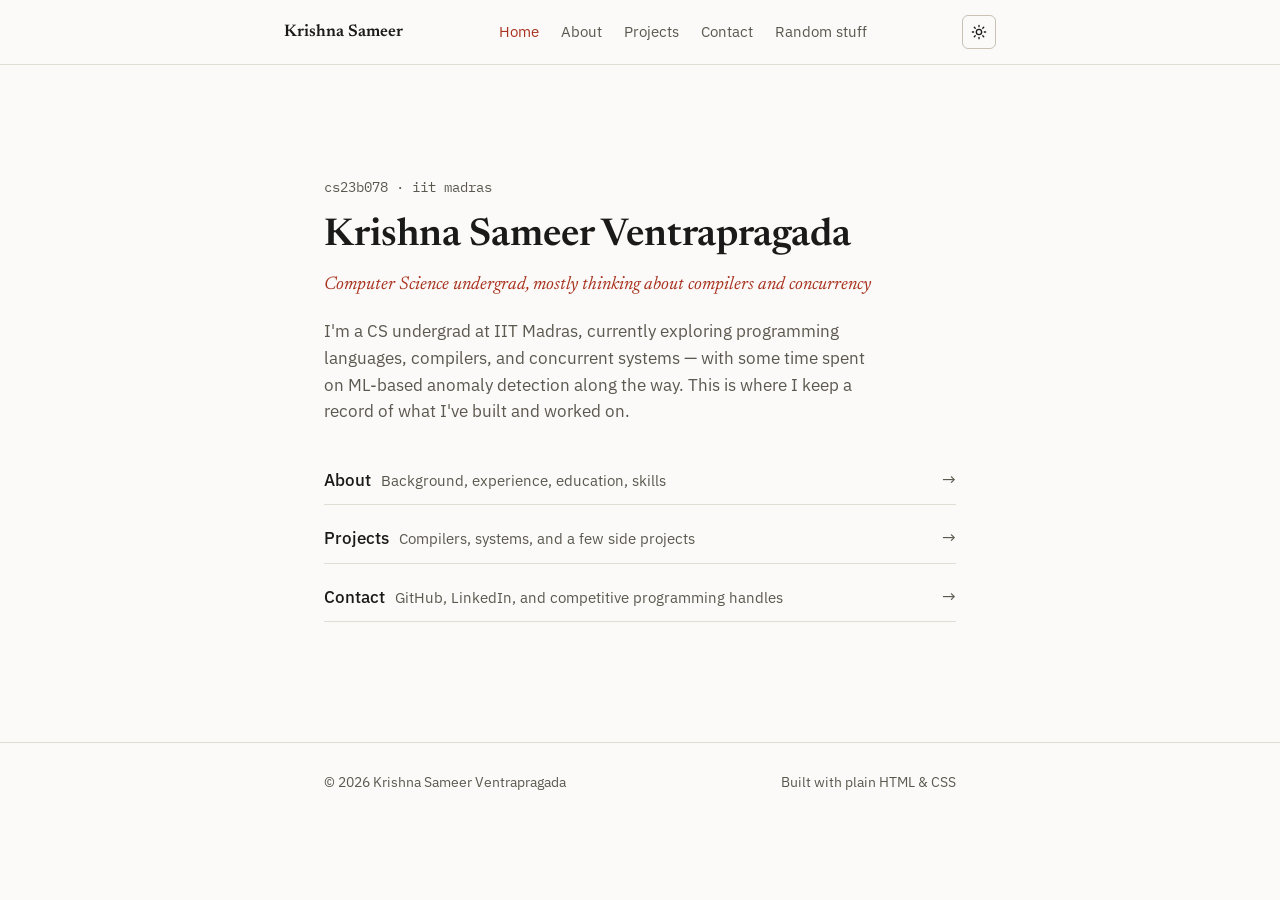
<file: index.html>
<!DOCTYPE html>
<html lang="en">
<head>
<meta charset="UTF-8">
<meta name="viewport" content="width=device-width, initial-scale=1.0">
<title>Krishna Sameer Ventrapragada</title>
<meta name="description" content="Krishna Sameer Ventrapragada — CS undergrad at IIT Madras. Compilers, concurrency, and programming languages.">
<script>
  (function () {
    try {
      var t = localStorage.getItem("theme");
      if (t) document.documentElement.setAttribute("data-theme", t);
    } catch (e) {}
  })();
</script>
<link rel="stylesheet" href="styles.css">
</head>
<body>

<nav class="topnav">
  <div class="wrap">
    <a href="index.html" class="brand">Krishna Sameer</a>
    <ul class="navlinks">
      <li><a href="index.html">Home</a></li>
      <li><a href="about.html">About</a></li>
      <li><a href="projects.html">Projects</a></li>
      <!-- <li><a href="resume.html">Resume</a></li> -->
      <li><a href="contact.html">Contact</a></li>
      <li><a href="random/">Random stuff</a></li>
    </ul>
    <div class="nav-right">
      <button id="theme-toggle" aria-label="Toggle dark mode">
        <svg class="icon-sun" viewBox="0 0 24 24" fill="none" stroke="currentColor" stroke-width="2" stroke-linecap="round"><circle cx="12" cy="12" r="4"/><path d="M12 2v2M12 20v2M4.93 4.93l1.41 1.41M17.66 17.66l1.41 1.41M2 12h2M20 12h2M4.93 19.07l1.41-1.41M17.66 6.34l1.41-1.41"/></svg>
        <svg class="icon-moon" viewBox="0 0 24 24" fill="none" stroke="currentColor" stroke-width="2" stroke-linecap="round" stroke-linejoin="round"><path d="M21 12.79A9 9 0 1 1 11.21 3 7 7 0 0 0 21 12.79z"/></svg>
      </button>
    </div>
  </div>
</nav>

<main>
  <div class="wrap">
    <section class="hero">
      <div class="kicker">cs23b078 · iit madras</div>
      <h1>Krishna Sameer Ventrapragada</h1>
      <p class="role">Computer Science undergrad, mostly thinking about compilers and concurrency</p>
      <p class="lede">
        I'm a CS undergrad at IIT Madras, currently exploring programming languages,
        compilers, and concurrent systems — with some time spent on ML-based anomaly
        detection along the way. This is where I keep a record of what I've built and
        worked on.
      </p>

      <div class="quicklinks">
        <a href="about.html">
          <span class="qtitle">About</span>
          <span class="qdesc">Background, experience, education, skills</span>
        </a>
        <a href="projects.html">
          <span class="qtitle">Projects</span>
          <span class="qdesc">Compilers, systems, and a few side projects</span>
        </a>
        <!-- <a href="resume.html">
          <span class="qtitle">Resume</span>
          <span class="qdesc">Full resume, viewable and printable</span>
        </a> -->
        <a href="contact.html">
          <span class="qtitle">Contact</span>
          <span class="qdesc">GitHub, LinkedIn, and competitive programming handles</span>
        </a>
      </div>
    </section>
  </div>
</main>

<footer>
  <div class="wrap">
    <span>© 2026 Krishna Sameer Ventrapragada</span>
    <span>Built with plain HTML &amp; CSS</span>
  </div>
</footer>

<script src="scripts.js"></script>
</body>
</html>
</file>
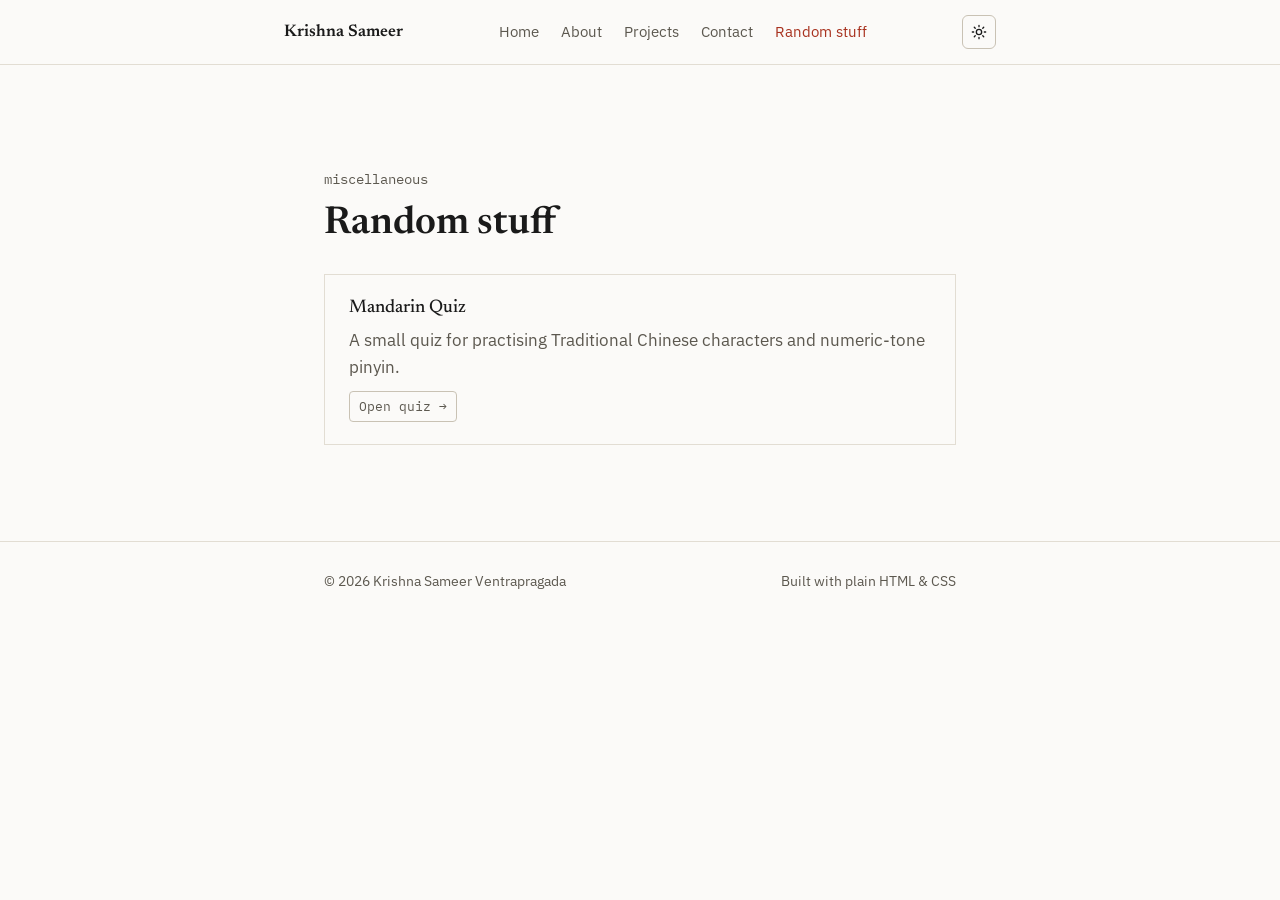
<file: random/index.html>
<!DOCTYPE html>
<html lang="en">
<head>
<meta charset="UTF-8">
<meta name="viewport" content="width=device-width, initial-scale=1.0">
<title>Random stuff · Krishna Sameer</title>
<script>
(function () {
  try {
    var t = localStorage.getItem("theme");
    if (t) document.documentElement.setAttribute("data-theme", t);
  } catch (e) {}
})();
</script>
<link rel="stylesheet" href="../styles.css">
</head>
<body>
<nav class="topnav">
  <div class="wrap">
    <a href="../index.html" class="brand">Krishna Sameer</a>
    <ul class="navlinks">
      <li><a href="../index.html">Home</a></li>
      <li><a href="../about.html">About</a></li>
      <li><a href="../projects.html">Projects</a></li>
      <!-- <li><a href="../resume.html">Resume</a></li> -->
      <li><a href="../contact.html">Contact</a></li>
      <li><a href="index.html" aria-current="page">Random stuff</a></li>
    </ul>
    <div class="nav-right">
      <button id="theme-toggle" aria-label="Toggle dark mode">
        <svg class="icon-sun" viewBox="0 0 24 24" fill="none" stroke="currentColor" stroke-width="2" stroke-linecap="round"><circle cx="12" cy="12" r="4"/><path d="M12 2v2M12 20v2M4.93 4.93l1.41 1.41M17.66 17.66l1.41 1.41M2 12h2M20 12h2M4.93 19.07l1.41-1.41M17.66 6.34l1.41-1.41"/></svg>
        <svg class="icon-moon" viewBox="0 0 24 24" fill="none" stroke="currentColor" stroke-width="2" stroke-linecap="round" stroke-linejoin="round"><path d="M21 12.79A9 9 0 1 1 11.21 3 7 7 0 0 0 21 12.79z"/></svg>
      </button>
    </div>
  </div>
</nav>
<main>
  <div class="wrap">
    <section class="page-title">
      <div class="kicker">miscellaneous</div>
      <h1>Random stuff</h1>
    </section>
    <div class="project">
      <h3>Mandarin Quiz</h3>
      <p>A small quiz for practising Traditional Chinese characters and numeric-tone pinyin.</p>
      <a class="project-link" href="mandarin-quiz/">Open quiz →</a>
    </div>
  </div>
</main>
<footer>
  <div class="wrap">
    <span>© 2026 Krishna Sameer Ventrapragada</span>
    <span>Built with plain HTML &amp; CSS</span>
  </div>
</footer>
<script src="../scripts.js"></script>
</body>
</html>
</file>
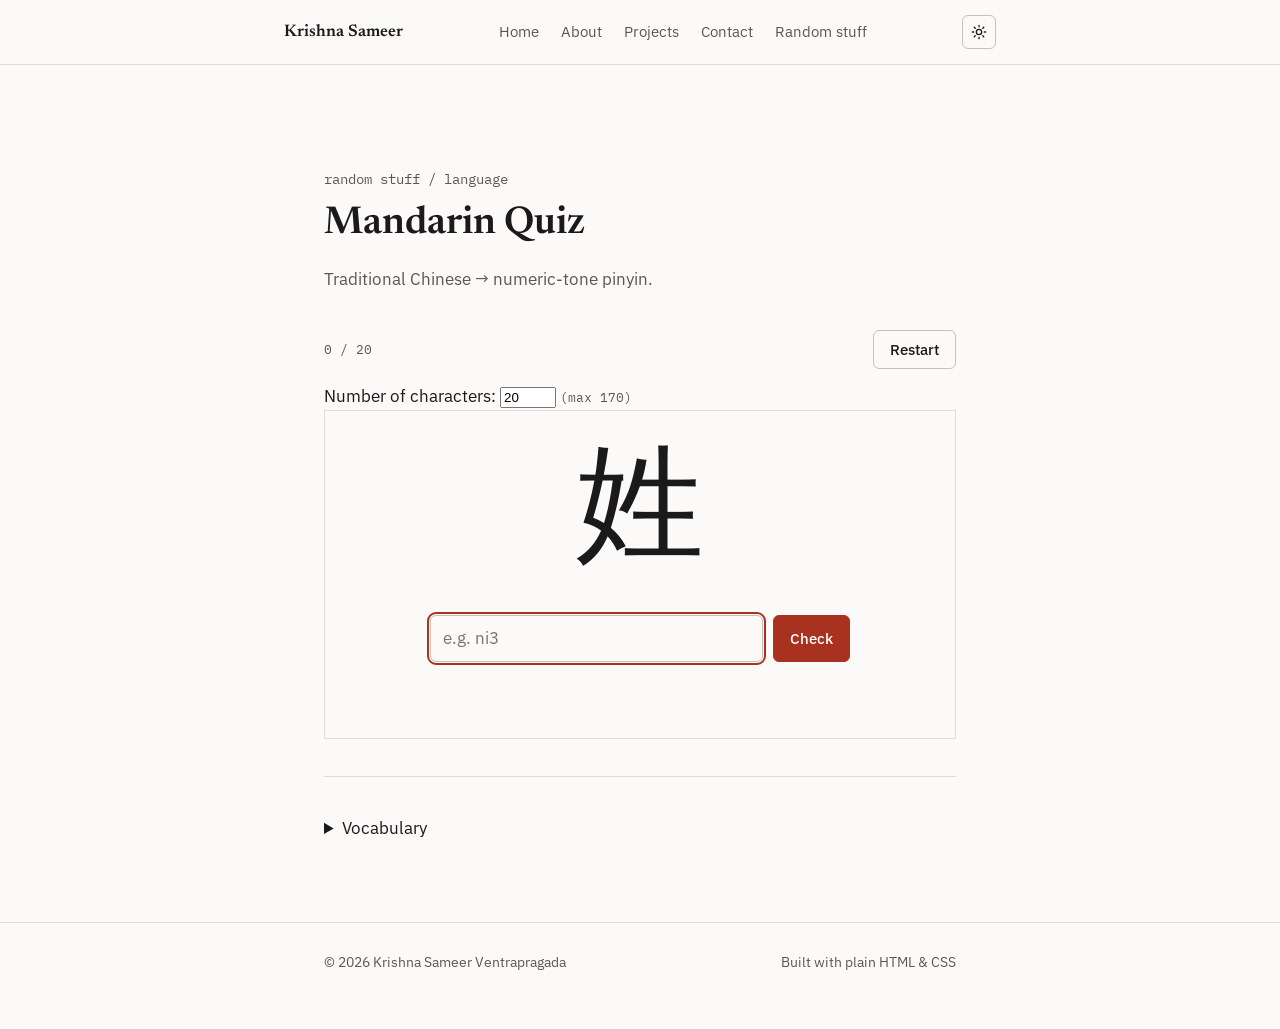
<file: random/mandarin-quiz/index.html>
<!DOCTYPE html>
<html lang="en">
<head>
<meta charset="UTF-8">
<meta name="viewport" content="width=device-width, initial-scale=1.0">
<title>Mandarin Quiz · Krishna Sameer</title>
<script>
(function () {
  try {
    var t = localStorage.getItem("theme");
    if (t) document.documentElement.setAttribute("data-theme", t);
  } catch (e) {}
})();
</script>
<link rel="stylesheet" href="../../styles.css">
<link rel="stylesheet" href="quiz.css?v=3">
</head>
<body>
<nav class="topnav">
  <div class="wrap">
    <a href="../../index.html" class="brand">Krishna Sameer</a>
    <ul class="navlinks">
      <li><a href="../../index.html">Home</a></li>
      <li><a href="../../about.html">About</a></li>
      <li><a href="../../projects.html">Projects</a></li>
      <!-- <li><a href="../../resume.html">Resume</a></li> -->
      <li><a href="../../contact.html">Contact</a></li>
      <li><a href="../index.html">Random stuff</a></li>
    </ul>
    <div class="nav-right">
      <button id="theme-toggle" aria-label="Toggle dark mode">
        <svg class="icon-sun" viewBox="0 0 24 24" fill="none" stroke="currentColor" stroke-width="2" stroke-linecap="round">
          <circle cx="12" cy="12" r="4"/>
          <path d="M12 2v2M12 20v2M4.93 4.93l1.41 1.41M17.66 17.66l1.41 1.41M2 12h2M20 12h2M4.93 19.07l1.41-1.41M17.66 6.34l1.41-1.41"/>
        </svg>
        <svg class="icon-moon" viewBox="0 0 24 24" fill="none" stroke="currentColor" stroke-width="2" stroke-linecap="round" stroke-linejoin="round">
          <path d="M21 12.79A9 9 0 1 1 11.21 3 7 7 0 0 0 21 12.79z"/>
        </svg>
      </button>
    </div>
  </div>
</nav>

<main>
  <div class="wrap">
    <section class="page-title">
      <div class="kicker">random stuff / language</div>
      <h1>Mandarin Quiz</h1>
      <p class="lede">Traditional Chinese → numeric-tone pinyin.</p>
    </section>

    <section id="quiz-section" class="quiz-section">
      <div class="quiz-topline">
        <span id="progress">0 / 0</span>
        <button id="restart-btn" class="btn" type="button">Restart</button>
      </div>
      <div class="quiz-settings">
        <label for="quiz-count">Number of characters:</label>
        <input id="quiz-count" type="number" min="1" value="20">
        <span id="quiz-max" class="count"></span>
      </div>

      <div id="quiz-card" class="quiz-card">
        <div id="character" class="quiz-character">你</div>
        <form id="answer-form" autocomplete="off">
          <label for="answer" class="sr-only">Pinyin</label>
          <input id="answer" class="answer-input" type="text"
                 placeholder="e.g. ni3" spellcheck="false"
                 autocapitalize="off" autocomplete="off">
          <button class="btn btn-primary" type="submit">Check</button>
        </form>
        <div id="feedback" class="feedback" aria-live="polite"></div>
      </div>

      <div id="finished" class="finished" hidden>
        <h2>Finished</h2>
        <p id="score"></p>
        <div id="missed" class="missed" hidden>
          <h3>Missed</h3>
          <div id="missed-list" class="vocab-list"></div>
        </div>
        <button id="again-btn" class="btn btn-primary" type="button">Quiz again</button>
      </div>
    </section>

    <hr class="divider">

    <details class="vocab-section">
      <summary>Vocabulary</summary>

      <section class="vocab-section">
      <div class="section-heading">
        <div>
          <!-- <div class="kicker">vocabulary</div> -->
          <h2>Vocabulary</h2>
        </div>
        <span id="vocab-count" class="count"></span>
      </div>

      <!-- <form id="add-form" class="vocab-form" autocomplete="off">
        <input id="new-character" type="text" maxlength="2"
               placeholder="Character" required>
        <input id="new-pinyin" type="text" placeholder="Pinyin, e.g. ni3"
               spellcheck="false" required>
        <button class="btn btn-primary" type="submit">Add</button>
      </form> -->

      <p class="help">Quiz progress is not saved.</p>

      <div id="vocab-list" class="vocab-list"></div>
    </section>

    </details>
    
  </div>
</main>

<footer>
  <div class="wrap">
    <span>© 2026 Krishna Sameer Ventrapragada</span>
    <span>Built with plain HTML &amp; CSS</span>
  </div>
</footer>

<script src="../../scripts.js"></script>
<script src="quiz.js?v=3"></script>
</body>
</html>
</file>
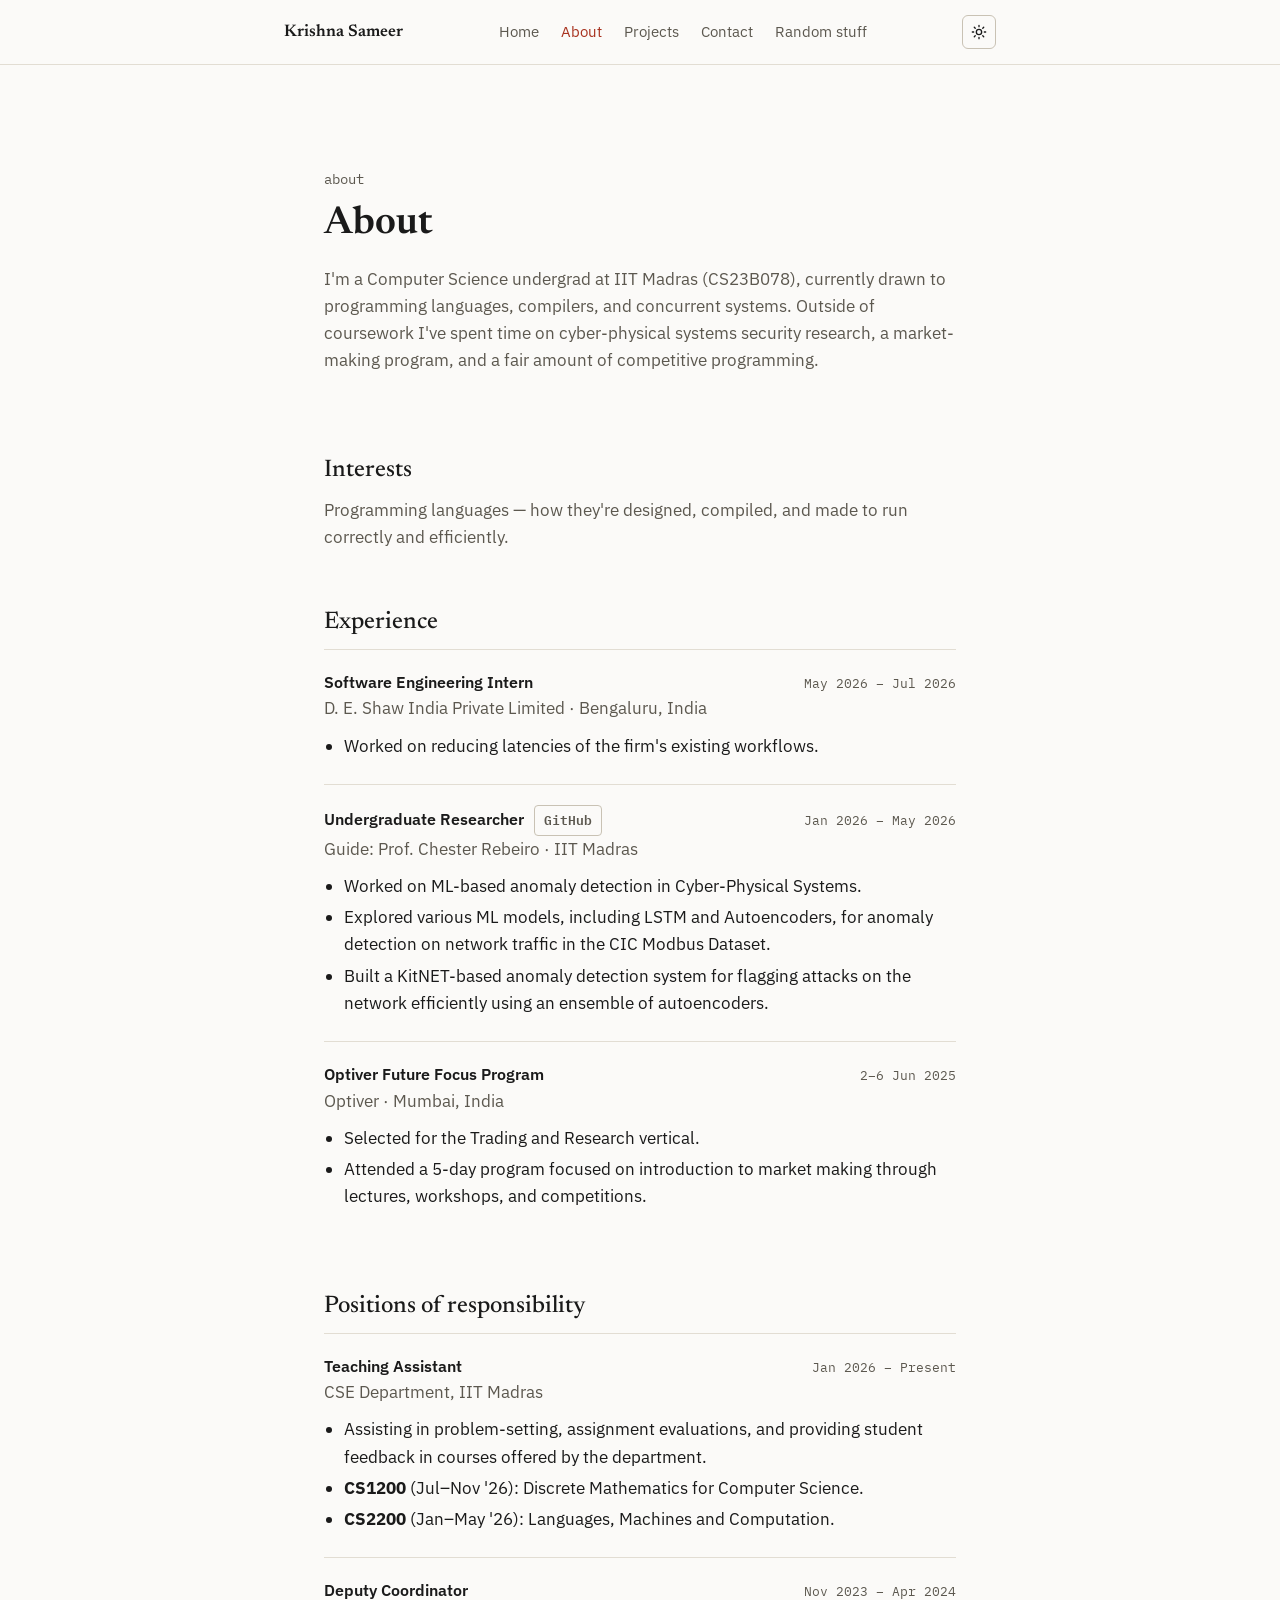
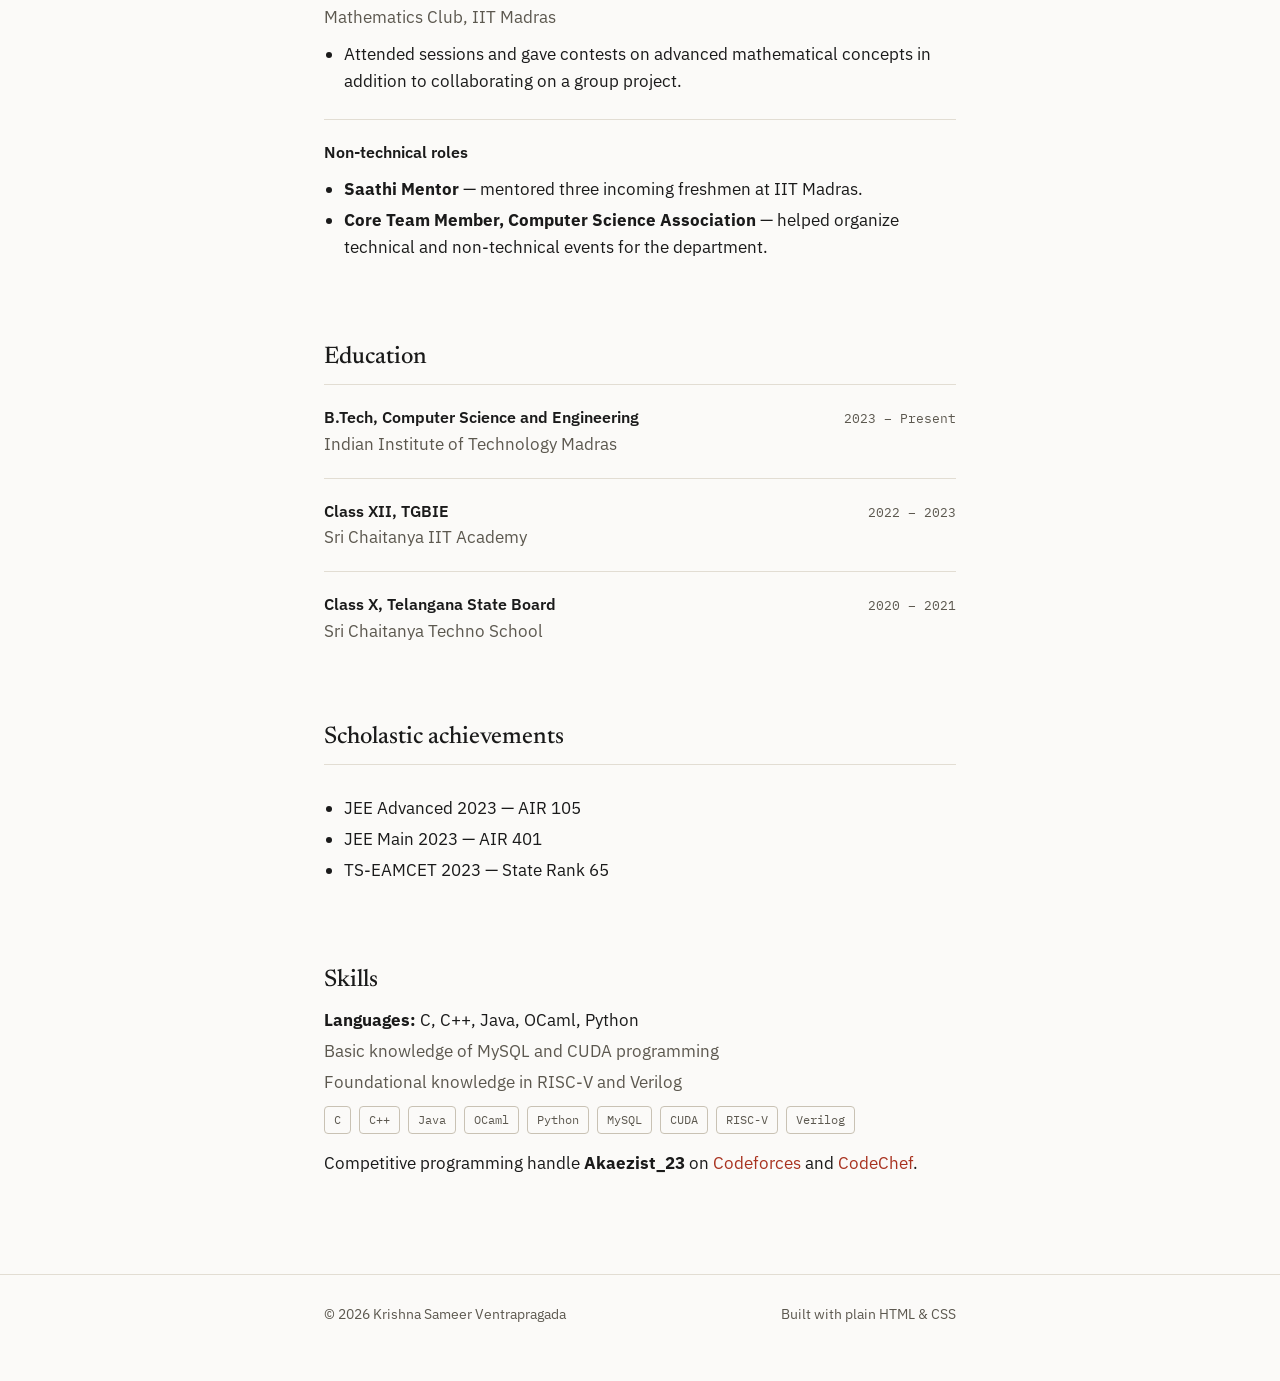
<file: about.html>
<!DOCTYPE html>
<html lang="en">
<head>
<meta charset="UTF-8">
<meta name="viewport" content="width=device-width, initial-scale=1.0">
<title>About — Krishna Sameer Ventrapragada</title>
<script>
  (function () {
    try {
      var t = localStorage.getItem("theme");
      if (t) document.documentElement.setAttribute("data-theme", t);
    } catch (e) {}
  })();
</script>
<link rel="stylesheet" href="styles.css">
</head>
<body>

<nav class="topnav">
  <div class="wrap">
    <a href="index.html" class="brand">Krishna Sameer</a>
    <ul class="navlinks">
      <li><a href="index.html">Home</a></li>
      <li><a href="about.html">About</a></li>
      <li><a href="projects.html">Projects</a></li>
      <!-- <li><a href="resume.html">Resume</a></li> -->
      <li><a href="contact.html">Contact</a></li>
      <li><a href="random/">Random stuff</a></li>
    </ul>
    <div class="nav-right">
      <button id="theme-toggle" aria-label="Toggle dark mode">
        <svg class="icon-sun" viewBox="0 0 24 24" fill="none" stroke="currentColor" stroke-width="2" stroke-linecap="round"><circle cx="12" cy="12" r="4"/><path d="M12 2v2M12 20v2M4.93 4.93l1.41 1.41M17.66 17.66l1.41 1.41M2 12h2M20 12h2M4.93 19.07l1.41-1.41M17.66 6.34l1.41-1.41"/></svg>
        <svg class="icon-moon" viewBox="0 0 24 24" fill="none" stroke="currentColor" stroke-width="2" stroke-linecap="round" stroke-linejoin="round"><path d="M21 12.79A9 9 0 1 1 11.21 3 7 7 0 0 0 21 12.79z"/></svg>
      </button>
    </div>
  </div>
</nav>

<main>
  <div class="wrap">

    <div class="page-title">
      <div class="kicker">about</div>
      <h1>About</h1>
      <p class="lede">
        I'm a Computer Science undergrad at IIT Madras (CS23B078), currently drawn to
        programming languages, compilers, and concurrent systems. Outside of coursework
        I've spent time on cyber-physical systems security research, a market-making
        program, and a fair amount of competitive programming.
      </p>
    </div>

    <h2>Interests</h2>
    <p class="lede">Programming languages — how they're designed, compiled, and made to run correctly and efficiently.</p>

    <h2>Experience</h2>

    <div class="entry">
      <div class="entry-head">
        <div>
          <div class="entry-title">Software Engineering Intern</div>
          <div class="entry-org">D. E. Shaw India Private Limited · Bengaluru, India</div>
        </div>
        <div class="entry-date">May 2026 – Jul 2026</div>
      </div>
      <ul>
        <li>Worked on reducing latencies of the firm's existing workflows.</li>
      </ul>
    </div>

    <div class="entry">
      <div class="entry-head">
        <div>
          <div class="entry-title">Undergraduate Researcher <a href="https://github.com/Akaezist23/ugrc" class="project-link" style="margin-left:6px;">GitHub</a></div>
          <div class="entry-org">Guide: Prof. Chester Rebeiro · IIT Madras</div>
        </div>
        <div class="entry-date">Jan 2026 – May 2026</div>
      </div>
      <ul>
        <li>Worked on ML-based anomaly detection in Cyber-Physical Systems.</li>
        <li>Explored various ML models, including LSTM and Autoencoders, for anomaly detection on network traffic in the CIC Modbus Dataset.</li>
        <li>Built a KitNET-based anomaly detection system for flagging attacks on the network efficiently using an ensemble of autoencoders.</li>
      </ul>
    </div>

    <div class="entry">
      <div class="entry-head">
        <div>
          <div class="entry-title">Optiver Future Focus Program</div>
          <div class="entry-org">Optiver · Mumbai, India</div>
        </div>
        <div class="entry-date">2–6 Jun 2025</div>
      </div>
      <ul>
        <li>Selected for the Trading and Research vertical.</li>
        <li>Attended a 5-day program focused on introduction to market making through lectures, workshops, and competitions.</li>
      </ul>
    </div>

    <h2>Positions of responsibility</h2>

    <div class="entry">
      <div class="entry-head">
        <div>
          <div class="entry-title">Teaching Assistant</div>
          <div class="entry-org">CSE Department, IIT Madras</div>
        </div>
        <div class="entry-date">Jan 2026 – Present</div>
      </div>
      <ul>
        <li>Assisting in problem-setting, assignment evaluations, and providing student feedback in courses offered by the department.</li>
        <li><strong>CS1200</strong> (Jul–Nov '26): Discrete Mathematics for Computer Science.</li>
        <li><strong>CS2200</strong> (Jan–May '26): Languages, Machines and Computation.</li>
      </ul>
    </div>

    <div class="entry">
      <div class="entry-head">
        <div>
          <div class="entry-title">Deputy Coordinator</div>
          <div class="entry-org">Mathematics Club, IIT Madras</div>
        </div>
        <div class="entry-date">Nov 2023 – Apr 2024</div>
      </div>
      <ul>
        <li>Attended sessions and gave contests on advanced mathematical concepts in addition to collaborating on a group project.</li>
      </ul>
    </div>

    <div class="entry">
      <div class="entry-head">
        <div>
          <div class="entry-title">Non-technical roles</div>
        </div>
      </div>
      <ul>
        <li><strong>Saathi Mentor</strong> — mentored three incoming freshmen at IIT Madras.</li>
        <li><strong>Core Team Member, Computer Science Association</strong> — helped organize technical and non-technical events for the department.</li>
      </ul>
    </div>

    <h2>Education</h2>

    <div class="entry">
      <div class="entry-head">
        <div>
          <div class="entry-title">B.Tech, Computer Science and Engineering</div>
          <div class="entry-org">Indian Institute of Technology Madras</div>
        </div>
        <div class="entry-date">2023 – Present</div>
      </div>
      <!-- <p style="margin-top:6px; color: var(--text-secondary);">CGPA: 9.63/10</p> -->
    </div>

    <div class="entry">
      <div class="entry-head">
        <div>
          <div class="entry-title">Class XII, TGBIE</div>
          <div class="entry-org">Sri Chaitanya IIT Academy</div>
        </div>
        <div class="entry-date">2022 – 2023</div>
      </div>
      <!-- <p style="margin-top:6px; color: var(--text-secondary);">Grade: 98.1%</p> -->
    </div>

    <div class="entry">
      <div class="entry-head">
        <div>
          <div class="entry-title">Class X, Telangana State Board</div>
          <div class="entry-org">Sri Chaitanya Techno School</div>
        </div>
        <div class="entry-date">2020 – 2021</div>
      </div>
      <!-- <p style="margin-top:6px; color: var(--text-secondary);">Grade: 10/10</p> -->
    </div>

    <h2>Scholastic achievements</h2>
    <div class="entry">
      <ul>
        <li>JEE Advanced 2023 — AIR 105</li>
        <li>JEE Main 2023 — AIR 401</li>
        <li>TS-EAMCET 2023 — State Rank 65</li>
      </ul>
    </div>

    <h2>Skills</h2>
    <p style="margin-bottom:4px;"><strong>Languages:</strong> C, C++, Java, OCaml, Python</p>
    <p style="margin-bottom:4px; color: var(--text-secondary);">Basic knowledge of MySQL and CUDA programming</p>
    <p style="margin-bottom:4px; color: var(--text-secondary);">Foundational knowledge in RISC-V and Verilog</p>
    <div class="tag-row">
      <span class="tag">C</span>
      <span class="tag">C++</span>
      <span class="tag">Java</span>
      <span class="tag">OCaml</span>
      <span class="tag">Python</span>
      <span class="tag">MySQL</span>
      <span class="tag">CUDA</span>
      <span class="tag">RISC-V</span>
      <span class="tag">Verilog</span>
    </div>
    <p style="margin-top:16px;">
      Competitive programming handle <strong>Akaezist_23</strong> on
      <a href="https://codeforces.com/profile/Akaezist_23">Codeforces</a> and
      <a href="https://www.codechef.com/users/akaezist_23">CodeChef</a>.
    </p>

  </div>
</main>

<footer>
  <div class="wrap">
    <span>© 2026 Krishna Sameer Ventrapragada</span>
    <span>Built with plain HTML &amp; CSS</span>
  </div>
</footer>

<script src="scripts.js"></script>
</body>
</html>
</file>
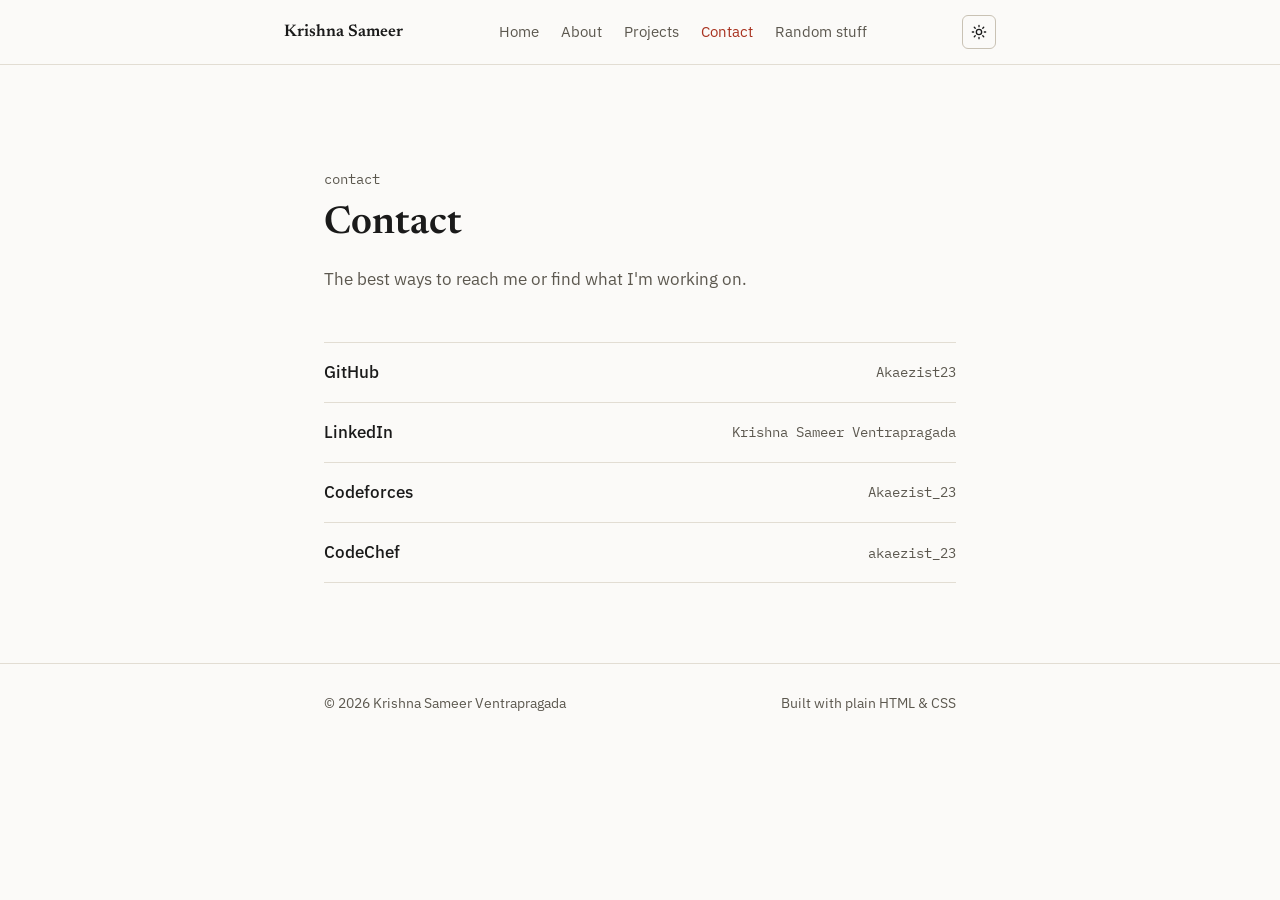
<file: contact.html>
<!DOCTYPE html>
<html lang="en">
<head>
<meta charset="UTF-8">
<meta name="viewport" content="width=device-width, initial-scale=1.0">
<title>Contact — Krishna Sameer Ventrapragada</title>
<script>
  (function () {
    try {
      var t = localStorage.getItem("theme");
      if (t) document.documentElement.setAttribute("data-theme", t);
    } catch (e) {}
  })();
</script>
<link rel="stylesheet" href="styles.css">
</head>
<body>

<nav class="topnav">
  <div class="wrap">
    <a href="index.html" class="brand">Krishna Sameer</a>
    <ul class="navlinks">
      <li><a href="index.html">Home</a></li>
      <li><a href="about.html">About</a></li>
      <li><a href="projects.html">Projects</a></li>
      <!-- <li><a href="resume.html">Resume</a></li> -->
      <li><a href="contact.html">Contact</a></li>
      <li><a href="random/">Random stuff</a></li>
    </ul>
    <div class="nav-right">
      <button id="theme-toggle" aria-label="Toggle dark mode">
        <svg class="icon-sun" viewBox="0 0 24 24" fill="none" stroke="currentColor" stroke-width="2" stroke-linecap="round"><circle cx="12" cy="12" r="4"/><path d="M12 2v2M12 20v2M4.93 4.93l1.41 1.41M17.66 17.66l1.41 1.41M2 12h2M20 12h2M4.93 19.07l1.41-1.41M17.66 6.34l1.41-1.41"/></svg>
        <svg class="icon-moon" viewBox="0 0 24 24" fill="none" stroke="currentColor" stroke-width="2" stroke-linecap="round" stroke-linejoin="round"><path d="M21 12.79A9 9 0 1 1 11.21 3 7 7 0 0 0 21 12.79z"/></svg>
      </button>
    </div>
  </div>
</nav>

<main>
  <div class="wrap">

    <div class="page-title">
      <div class="kicker">contact</div>
      <h1>Contact</h1>
      <p class="lede">The best ways to reach me or find what I'm working on.</p>
    </div>

    <ul class="contact-list">
      <li>
        <a href="https://github.com/Akaezist23">
          <span>GitHub</span>
          <span class="handle">Akaezist23</span>
        </a>
      </li>
      <li>
        <a href="https://www.linkedin.com/in/krishna-sameer-ventrapragada-919765353/">
          <span>LinkedIn</span>
          <span class="handle">Krishna Sameer Ventrapragada</span>
        </a>
      </li>
      <li>
        <a href="https://codeforces.com/profile/Akaezist_23">
          <span>Codeforces</span>
          <span class="handle">Akaezist_23</span>
        </a>
      </li>
      <li>
        <a href="https://www.codechef.com/users/akaezist_23">
          <span>CodeChef</span>
          <span class="handle">akaezist_23</span>
        </a>
      </li>
    </ul>

  </div>
</main>

<footer>
  <div class="wrap">
    <span>© 2026 Krishna Sameer Ventrapragada</span>
    <span>Built with plain HTML &amp; CSS</span>
  </div>
</footer>

<script src="scripts.js"></script>
</body>
</html>
</file>
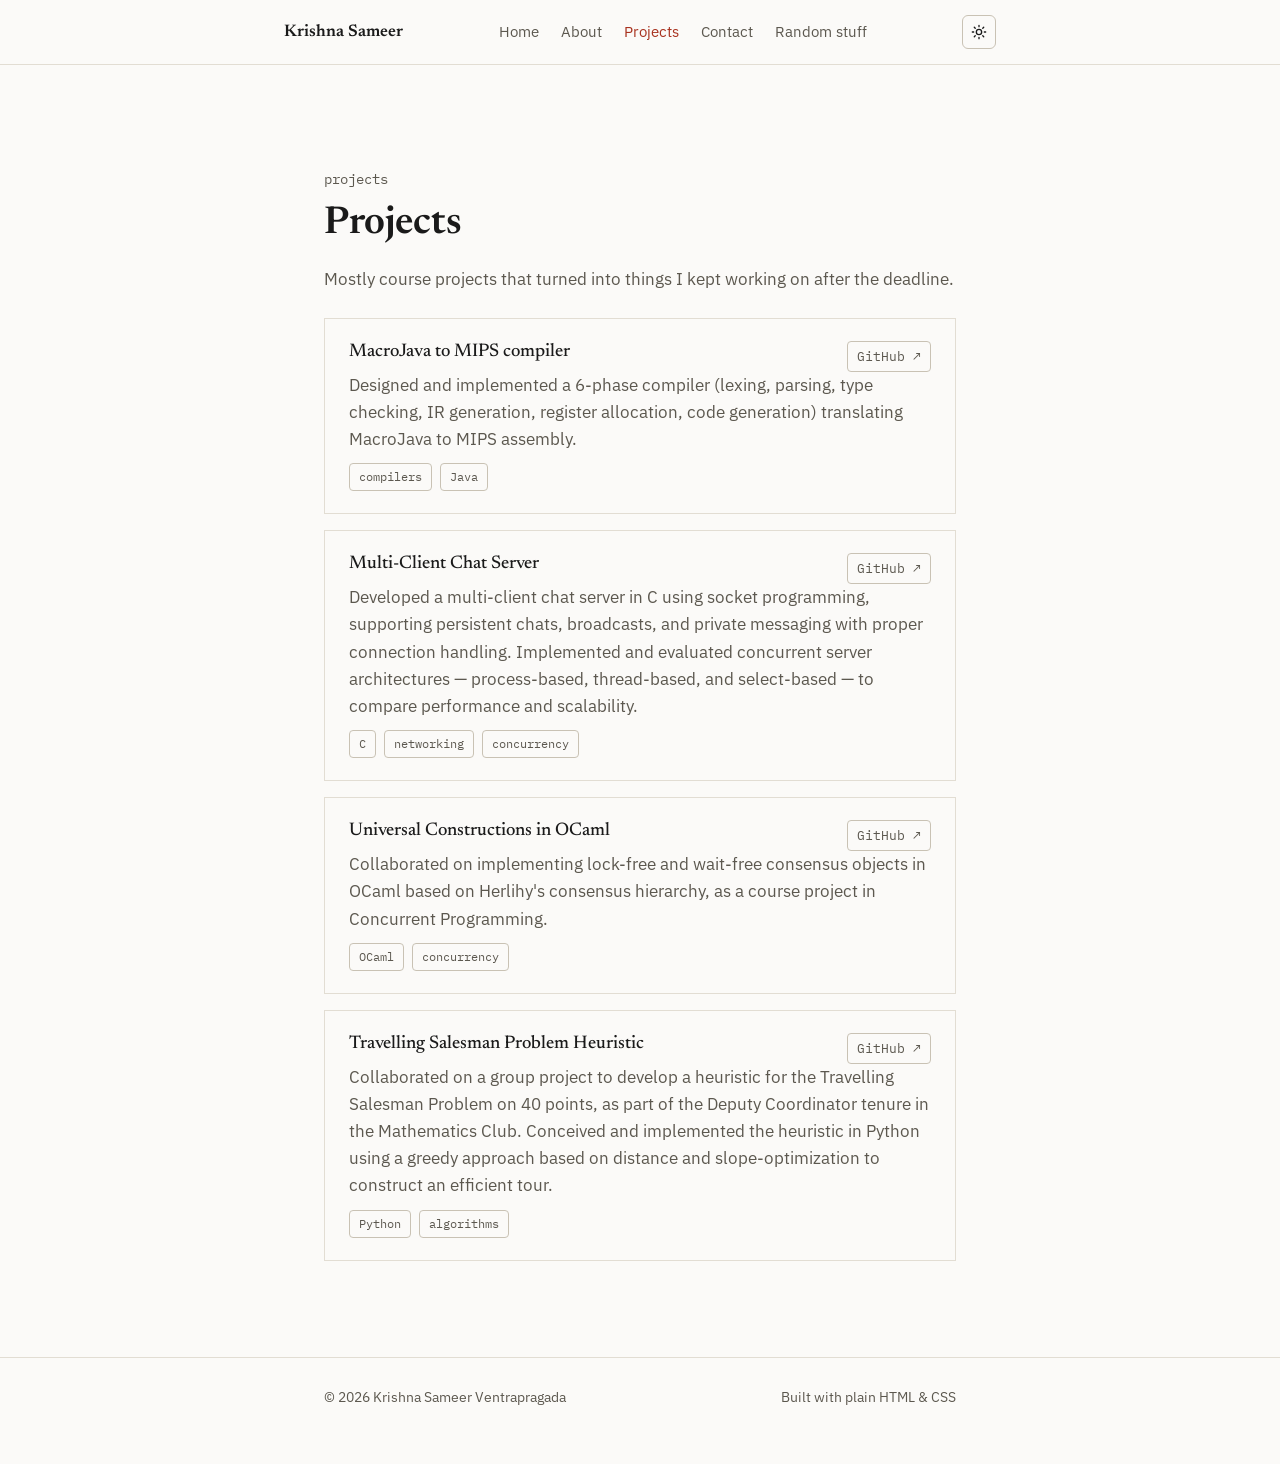
<file: projects.html>
<!DOCTYPE html>
<html lang="en">
<head>
<meta charset="UTF-8">
<meta name="viewport" content="width=device-width, initial-scale=1.0">
<title>Projects — Krishna Sameer Ventrapragada</title>
<script>
  (function () {
    try {
      var t = localStorage.getItem("theme");
      if (t) document.documentElement.setAttribute("data-theme", t);
    } catch (e) {}
  })();
</script>
<link rel="stylesheet" href="styles.css">
</head>
<body>

<nav class="topnav">
  <div class="wrap">
    <a href="index.html" class="brand">Krishna Sameer</a>
    <ul class="navlinks">
      <li><a href="index.html">Home</a></li>
      <li><a href="about.html">About</a></li>
      <li><a href="projects.html">Projects</a></li>
      <!-- <li><a href="resume.html">Resume</a></li> -->
      <li><a href="contact.html">Contact</a></li>
      <li><a href="random/">Random stuff</a></li>
    </ul>
    <div class="nav-right">
      <button id="theme-toggle" aria-label="Toggle dark mode">
        <svg class="icon-sun" viewBox="0 0 24 24" fill="none" stroke="currentColor" stroke-width="2" stroke-linecap="round"><circle cx="12" cy="12" r="4"/><path d="M12 2v2M12 20v2M4.93 4.93l1.41 1.41M17.66 17.66l1.41 1.41M2 12h2M20 12h2M4.93 19.07l1.41-1.41M17.66 6.34l1.41-1.41"/></svg>
        <svg class="icon-moon" viewBox="0 0 24 24" fill="none" stroke="currentColor" stroke-width="2" stroke-linecap="round" stroke-linejoin="round"><path d="M21 12.79A9 9 0 1 1 11.21 3 7 7 0 0 0 21 12.79z"/></svg>
      </button>
    </div>
  </div>
</nav>

<main>
  <div class="wrap">

    <div class="page-title">
      <div class="kicker">projects</div>
      <h1>Projects</h1>
      <p class="lede">Mostly course projects that turned into things I kept working on after the deadline.</p>
    </div>

    <div class="project">
      <div class="project-head">
        <h3>MacroJava to MIPS compiler</h3>
        <a class="project-link" href="https://github.com/Akaezist23/CS3300-codes">GitHub ↗</a>
      </div>
      <p>Designed and implemented a 6-phase compiler (lexing, parsing, type checking, IR generation, register allocation, code generation) translating MacroJava to MIPS assembly.</p>
      <div class="tag-row">
        <span class="tag">compilers</span>
        <span class="tag">Java</span>
      </div>
    </div>

    <div class="project">
      <div class="project-head">
        <h3>Multi-Client Chat Server</h3>
        <a class="project-link" href="https://github.com/Akaezist23/networks-project">GitHub ↗</a>
      </div>
      <p>Developed a multi-client chat server in C using socket programming, supporting persistent chats, broadcasts, and private messaging with proper connection handling. Implemented and evaluated concurrent server architectures — process-based, thread-based, and select-based — to compare performance and scalability.</p>
      <div class="tag-row">
        <span class="tag">C</span>
        <span class="tag">networking</span>
        <span class="tag">concurrency</span>
      </div>
    </div>

    <div class="project">
      <div class="project-head">
        <h3>Universal Constructions in OCaml</h3>
        <a class="project-link" href="https://github.com/Akaezist23/cs6868-project">GitHub ↗</a>
      </div>
      <p>Collaborated on implementing lock-free and wait-free consensus objects in OCaml based on Herlihy's consensus hierarchy, as a course project in Concurrent Programming.</p>
      <div class="tag-row">
        <span class="tag">OCaml</span>
        <span class="tag">concurrency</span>
      </div>
    </div>

    <div class="project">
      <div class="project-head">
        <h3>Travelling Salesman Problem Heuristic</h3>
        <a class="project-link" href="https://github.com/123shivanshukumar/Travelling-Salesman-Problem">GitHub ↗</a>
      </div>
      <p>Collaborated on a group project to develop a heuristic for the Travelling Salesman Problem on 40 points, as part of the Deputy Coordinator tenure in the Mathematics Club. Conceived and implemented the heuristic in Python using a greedy approach based on distance and slope-optimization to construct an efficient tour.</p>
      <div class="tag-row">
        <span class="tag">Python</span>
        <span class="tag">algorithms</span>
      </div>
    </div>

  </div>
</main>

<footer>
  <div class="wrap">
    <span>© 2026 Krishna Sameer Ventrapragada</span>
    <span>Built with plain HTML &amp; CSS</span>
  </div>
</footer>

<script src="scripts.js"></script>
</body>
</html>
</file>
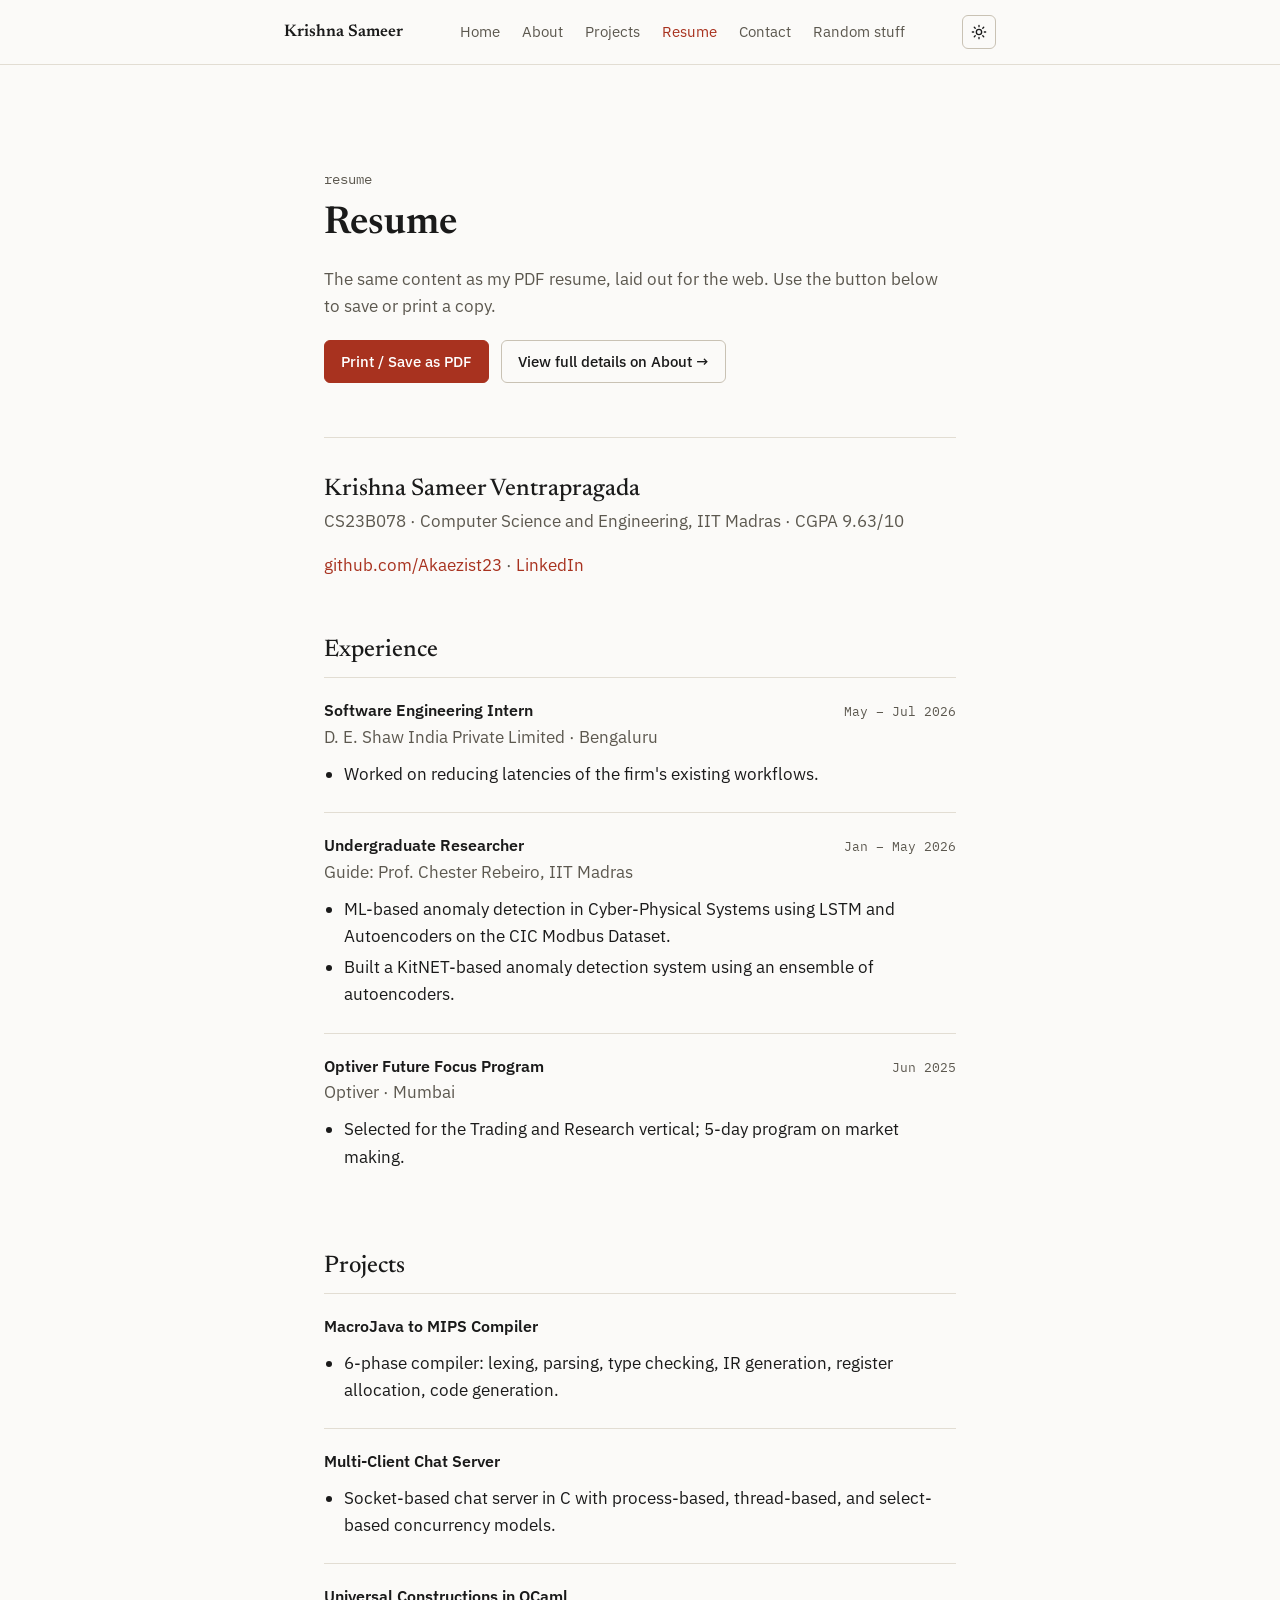
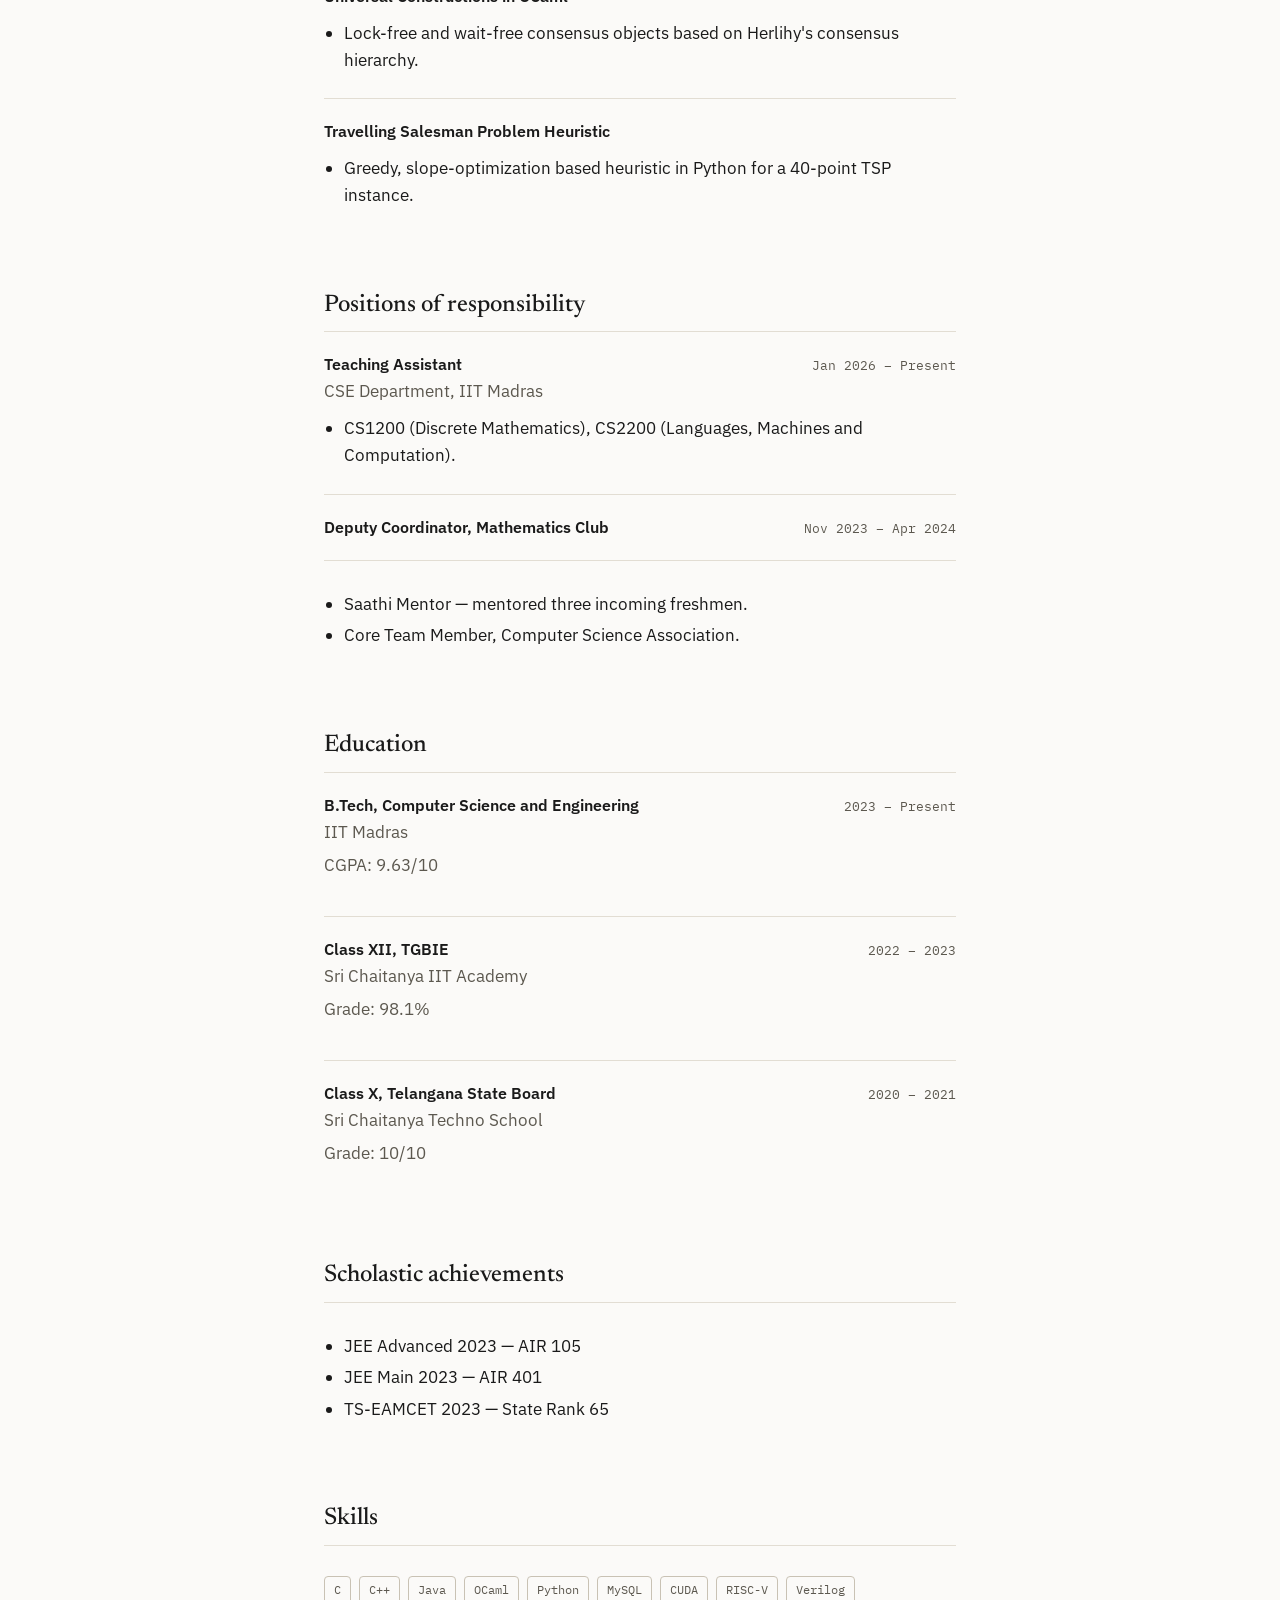
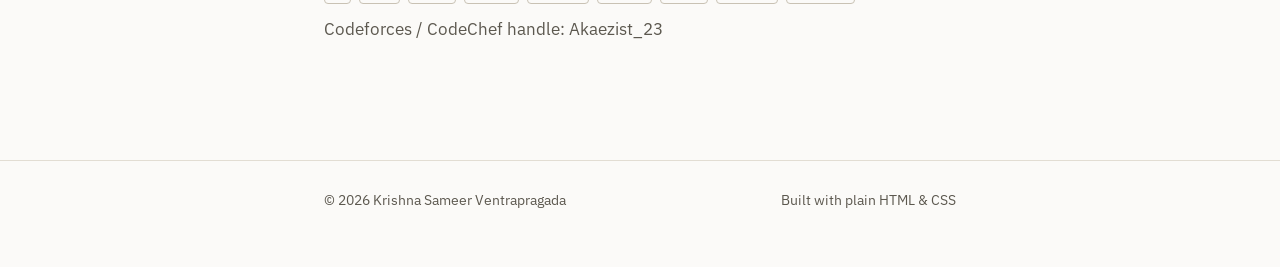
<file: resume.html>
<!DOCTYPE html>
<html lang="en">
<head>
<meta charset="UTF-8">
<meta name="viewport" content="width=device-width, initial-scale=1.0">
<title>Resume — Krishna Sameer Ventrapragada</title>
<script>
  (function () {
    try {
      var t = localStorage.getItem("theme");
      if (t) document.documentElement.setAttribute("data-theme", t);
    } catch (e) {}
  })();
</script>
<link rel="stylesheet" href="styles.css">
</head>
<body>

<nav class="topnav">
  <div class="wrap">
    <a href="index.html" class="brand">Krishna Sameer</a>
    <ul class="navlinks">
      <li><a href="index.html">Home</a></li>
      <li><a href="about.html">About</a></li>
      <li><a href="projects.html">Projects</a></li>
      <li><a href="resume.html">Resume</a></li>
      <li><a href="contact.html">Contact</a></li>
      <li><a href="random/">Random stuff</a></li>
    </ul>
    <div class="nav-right">
      <button id="theme-toggle" aria-label="Toggle dark mode">
        <svg class="icon-sun" viewBox="0 0 24 24" fill="none" stroke="currentColor" stroke-width="2" stroke-linecap="round"><circle cx="12" cy="12" r="4"/><path d="M12 2v2M12 20v2M4.93 4.93l1.41 1.41M17.66 17.66l1.41 1.41M2 12h2M20 12h2M4.93 19.07l1.41-1.41M17.66 6.34l1.41-1.41"/></svg>
        <svg class="icon-moon" viewBox="0 0 24 24" fill="none" stroke="currentColor" stroke-width="2" stroke-linecap="round" stroke-linejoin="round"><path d="M21 12.79A9 9 0 1 1 11.21 3 7 7 0 0 0 21 12.79z"/></svg>
      </button>
    </div>
  </div>
</nav>

<main>
  <div class="wrap">

    <div class="page-title">
      <div class="kicker">resume</div>
      <h1>Resume</h1>
      <p class="lede">The same content as my PDF resume, laid out for the web. Use the button below to save or print a copy.</p>
      <div class="resume-actions">
        <button class="btn btn-primary" onclick="window.print()">Print / Save as PDF</button>
        <a class="btn" href="about.html">View full details on About →</a>
      </div>
    </div>

    <hr class="divider">

    <h2 style="margin-top:0;">Krishna Sameer Ventrapragada</h2>
    <p class="lede" style="margin-top:-8px;">CS23B078 · Computer Science and Engineering, IIT Madras · CGPA 9.63/10</p>
    <p style="color: var(--text-secondary);">
      <a href="https://github.com/Akaezist23">github.com/Akaezist23</a> ·
      <a href="https://www.linkedin.com/in/krishna-sameer-ventrapragada-919765353/">LinkedIn</a>
    </p>

    <h2>Experience</h2>
    <div class="entry">
      <div class="entry-head">
        <div>
          <div class="entry-title">Software Engineering Intern</div>
          <div class="entry-org">D. E. Shaw India Private Limited · Bengaluru</div>
        </div>
        <div class="entry-date">May – Jul 2026</div>
      </div>
      <ul><li>Worked on reducing latencies of the firm's existing workflows.</li></ul>
    </div>
    <div class="entry">
      <div class="entry-head">
        <div>
          <div class="entry-title">Undergraduate Researcher</div>
          <div class="entry-org">Guide: Prof. Chester Rebeiro, IIT Madras</div>
        </div>
        <div class="entry-date">Jan – May 2026</div>
      </div>
      <ul>
        <li>ML-based anomaly detection in Cyber-Physical Systems using LSTM and Autoencoders on the CIC Modbus Dataset.</li>
        <li>Built a KitNET-based anomaly detection system using an ensemble of autoencoders.</li>
      </ul>
    </div>
    <div class="entry">
      <div class="entry-head">
        <div>
          <div class="entry-title">Optiver Future Focus Program</div>
          <div class="entry-org">Optiver · Mumbai</div>
        </div>
        <div class="entry-date">Jun 2025</div>
      </div>
      <ul><li>Selected for the Trading and Research vertical; 5-day program on market making.</li></ul>
    </div>

    <h2>Projects</h2>
    <div class="entry">
      <div class="entry-title">MacroJava to MIPS Compiler</div>
      <ul><li>6-phase compiler: lexing, parsing, type checking, IR generation, register allocation, code generation.</li></ul>
    </div>
    <div class="entry">
      <div class="entry-title">Multi-Client Chat Server</div>
      <ul><li>Socket-based chat server in C with process-based, thread-based, and select-based concurrency models.</li></ul>
    </div>
    <div class="entry">
      <div class="entry-title">Universal Constructions in OCaml</div>
      <ul><li>Lock-free and wait-free consensus objects based on Herlihy's consensus hierarchy.</li></ul>
    </div>
    <div class="entry">
      <div class="entry-title">Travelling Salesman Problem Heuristic</div>
      <ul><li>Greedy, slope-optimization based heuristic in Python for a 40-point TSP instance.</li></ul>
    </div>

    <h2>Positions of responsibility</h2>
    <div class="entry">
      <div class="entry-head">
        <div>
          <div class="entry-title">Teaching Assistant</div>
          <div class="entry-org">CSE Department, IIT Madras</div>
        </div>
        <div class="entry-date">Jan 2026 – Present</div>
      </div>
      <ul><li>CS1200 (Discrete Mathematics), CS2200 (Languages, Machines and Computation).</li></ul>
    </div>
    <div class="entry">
      <div class="entry-head">
        <div>
          <div class="entry-title">Deputy Coordinator, Mathematics Club</div>
        </div>
        <div class="entry-date">Nov 2023 – Apr 2024</div>
      </div>
    </div>
    <div class="entry">
      <ul>
        <li>Saathi Mentor — mentored three incoming freshmen.</li>
        <li>Core Team Member, Computer Science Association.</li>
      </ul>
    </div>

    <h2>Education</h2>
    <div class="entry">
      <div class="entry-head">
        <div>
          <div class="entry-title">B.Tech, Computer Science and Engineering</div>
          <div class="entry-org">IIT Madras</div>
        </div>
        <div class="entry-date">2023 – Present</div>
      </div>
      <p style="margin-top:6px; color: var(--text-secondary);">CGPA: 9.63/10</p>
    </div>
    <div class="entry">
      <div class="entry-head">
        <div>
          <div class="entry-title">Class XII, TGBIE</div>
          <div class="entry-org">Sri Chaitanya IIT Academy</div>
        </div>
        <div class="entry-date">2022 – 2023</div>
      </div>
      <p style="margin-top:6px; color: var(--text-secondary);">Grade: 98.1%</p>
    </div>
    <div class="entry">
      <div class="entry-head">
        <div>
          <div class="entry-title">Class X, Telangana State Board</div>
          <div class="entry-org">Sri Chaitanya Techno School</div>
        </div>
        <div class="entry-date">2020 – 2021</div>
      </div>
      <p style="margin-top:6px; color: var(--text-secondary);">Grade: 10/10</p>
    </div>

    <h2>Scholastic achievements</h2>
    <div class="entry">
      <ul>
        <li>JEE Advanced 2023 — AIR 105</li>
        <li>JEE Main 2023 — AIR 401</li>
        <li>TS-EAMCET 2023 — State Rank 65</li>
      </ul>
    </div>

    <h2>Skills</h2>
    <div class="entry">
      <div class="tag-row">
        <span class="tag">C</span>
        <span class="tag">C++</span>
        <span class="tag">Java</span>
        <span class="tag">OCaml</span>
        <span class="tag">Python</span>
        <span class="tag">MySQL</span>
        <span class="tag">CUDA</span>
        <span class="tag">RISC-V</span>
        <span class="tag">Verilog</span>
      </div>
      <p style="margin-top:12px; color: var(--text-secondary);">Codeforces / CodeChef handle: Akaezist_23</p>
    </div>

  </div>
</main>

<footer>
  <div class="wrap">
    <span>© 2026 Krishna Sameer Ventrapragada</span>
    <span>Built with plain HTML &amp; CSS</span>
  </div>
</footer>

<script src="scripts.js"></script>
</body>
</html>
</file>
<file: styles.css>
@import url('https://fonts.googleapis.com/css2?family=Newsreader:ital,opsz,wght@0,6..72,400;0,6..72,500;0,6..72,600;1,6..72,400;1,6..72,500&family=IBM+Plex+Sans:wght@400;500;600&family=IBM+Plex+Mono:wght@400;500&display=swap');

/* ---------- Theme tokens ---------- */
:root {
  --bg: #fbfaf8;
  --bg-raised: #f3f0ea;
  --text: #1a1a1a;
  --text-secondary: #5c584f;
  --accent: #a8321f;
  --accent-text: #ffffff;
  --border: #e2ddd3;
  --border-strong: #c9c2b4;

  --font-serif: 'Newsreader', 'Iowan Old Style', Georgia, serif;
  --font-sans: 'IBM Plex Sans', -apple-system, BlinkMacSystemFont, sans-serif;
  --font-mono: 'IBM Plex Mono', 'SFMono-Regular', Menlo, monospace;

  --content-width: 680px;
  --nav-height: 64px;
}

:root[data-theme="dark"] {
  --bg: #14110f;
  --bg-raised: #1d1916;
  --text: #f2ece4;
  --text-secondary: #b6ada0;
  --accent: #c0392b;
  --accent-text: #14110f;
  --border: #322c26;
  --border-strong: #4a4137;
}

@media (prefers-color-scheme: dark) {
  :root:not([data-theme="light"]) {
    --bg: #14110f;
    --bg-raised: #1d1916;
    --text: #f2ece4;
    --text-secondary: #b6ada0;
    --accent: #c0392b;
    --accent-text: #14110f;
    --border: #322c26;
    --border-strong: #4a4137;
  }
}

/* Links need a brighter accent on dark backgrounds for contrast */
:root[data-theme="dark"] a,
:root[data-theme="dark"] .accent-text {
  --link-color: #e2694c;
}
:root:not([data-theme="light"]) {
  --link-color: #a8321f;
}
@media (prefers-color-scheme: dark) {
  :root:not([data-theme="light"]) a,
  :root:not([data-theme="light"]) .accent-text {
    --link-color: #e2694c;
  }
}
:root[data-theme="light"] {
  --link-color: #a8321f;
}

/* ---------- Reset ---------- */
* { box-sizing: border-box; }
html { -webkit-text-size-adjust: 100%; }
body {
  margin: 0;
  background: var(--bg);
  color: var(--text);
  font-family: var(--font-sans);
  font-size: 17px;
  line-height: 1.6;
  transition: background 0.2s ease, color 0.2s ease;
}
img { max-width: 100%; display: block; }
a { color: var(--link-color, var(--accent)); text-decoration: none; }
a:hover { text-decoration: underline; }
a:focus-visible,
button:focus-visible {
  outline: 2px solid var(--accent);
  outline-offset: 2px;
}

h1, h2, h3 {
  font-family: var(--font-serif);
  font-weight: 500;
  line-height: 1.2;
  margin: 0 0 0.5em;
  color: var(--text);
}
h1 { font-size: 2.4rem; font-weight: 600; }
h2 { font-size: 1.5rem; margin-top: 2.4em; }
h3 { font-size: 1.15rem; margin-bottom: 0.3em; }
p { margin: 0 0 1em; color: var(--text); }
.lede { color: var(--text-secondary); font-size: 1.05rem; }

/* ---------- Layout ---------- */
.wrap {
  max-width: var(--content-width);
  margin: 0 auto;
  padding: 0 24px;
}

/* ---------- Top nav ---------- */
.topnav {
  position: sticky;
  top: 0;
  z-index: 10;
  background: var(--bg);
  border-bottom: 1px solid var(--border);
  backdrop-filter: blur(6px);
}
.topnav .wrap {
  max-width: 760px;
  height: var(--nav-height);
  display: flex;
  align-items: center;
  justify-content: space-between;
  gap: 16px;
}
.brand {
  font-family: var(--font-serif);
  font-weight: 600;
  font-size: 1.05rem;
  color: var(--text);
  white-space: nowrap;
}
.brand:hover { text-decoration: none; }
.navlinks {
  display: flex;
  align-items: center;
  gap: 22px;
  list-style: none;
  margin: 0;
  padding: 0;
}
.navlinks a {
  color: var(--text-secondary);
  font-size: 0.94rem;
}
.navlinks a:hover { color: var(--text); text-decoration: none; }
.navlinks a[aria-current="page"] {
  color: var(--accent);
}
.nav-right {
  display: flex;
  align-items: center;
  gap: 18px;
}

/* Theme toggle button */
#theme-toggle {
  background: none;
  border: 1px solid var(--border-strong);
  border-radius: 6px;
  width: 34px;
  height: 34px;
  display: flex;
  align-items: center;
  justify-content: center;
  cursor: pointer;
  color: var(--text);
}
#theme-toggle:hover { border-color: var(--accent); }
#theme-toggle svg { width: 16px; height: 16px; }
#theme-toggle .icon-moon { display: none; }
:root[data-theme="dark"] #theme-toggle .icon-sun { display: none; }
:root[data-theme="dark"] #theme-toggle .icon-moon { display: block; }

/* Mobile nav toggle (hidden checkbox pattern, no extra JS needed) */
.nav-burger { display: none; }

/* ---------- Hero (home) ---------- */
.hero {
  padding: 64px 0 40px;
}
.hero .kicker {
  color: var(--text-secondary);
  font-family: var(--font-mono);
  font-size: 0.85rem;
  margin-bottom: 14px;
}
.hero h1 { margin-bottom: 0.3em; }
.hero .role {
  font-size: 1.15rem;
  color: var(--accent);
  font-family: var(--font-serif);
  font-style: italic;
  margin-bottom: 18px;
}
.hero p.lede { max-width: 56ch; }

.quicklinks {
  margin-top: 32px;
  display: flex;
  flex-direction: column;
  gap: 10px;
}
.quicklinks a {
  display: flex;
  align-items: baseline;
  gap: 10px;
  padding: 10px 0;
  border-bottom: 1px solid var(--border);
  color: var(--text);
}
.quicklinks a:hover { text-decoration: none; }
.quicklinks a:hover .qtitle { color: var(--accent); }
.quicklinks .qtitle { font-weight: 500; }
.quicklinks .qdesc { color: var(--text-secondary); font-size: 0.92rem; }
.quicklinks a::after {
  content: "→";
  margin-left: auto;
  color: var(--text-secondary);
}
.quicklinks a:hover::after { color: var(--accent); }

/* ---------- Section / page body ---------- */
main { padding: 48px 0 80px; }
.page-title {
  padding: 56px 0 8px;
}
.page-title .kicker {
  font-family: var(--font-mono);
  font-size: 0.85rem;
  color: var(--text-secondary);
  margin-bottom: 10px;
}

/* ---------- Lists / entries (experience, education, POR) ---------- */
.entry {
  padding: 20px 0;
  border-top: 1px solid var(--border);
}
.entry:first-of-type { border-top: none; }
.entry-head {
  display: flex;
  justify-content: space-between;
  align-items: baseline;
  gap: 16px;
  flex-wrap: wrap;
}
.entry-title { font-weight: 600; font-size: 1rem; }
.entry-org { color: var(--text-secondary); }
.entry-date {
  font-family: var(--font-mono);
  font-size: 0.82rem;
  color: var(--text-secondary);
  white-space: nowrap;
}
.entry ul {
  margin: 10px 0 0;
  padding-left: 20px;
}
.entry li { margin-bottom: 4px; color: var(--text); }

/* ---------- Skills / tags ---------- */
.tag-row {
  display: flex;
  flex-wrap: wrap;
  gap: 8px;
  margin-top: 10px;
}
.tag {
  font-family: var(--font-mono);
  font-size: 0.78rem;
  padding: 3px 9px;
  border: 1px solid var(--border-strong);
  border-radius: 4px;
  color: var(--text-secondary);
}

/* ---------- Projects ---------- */
.project {
  border: 1px solid var(--border);
  padding: 22px 24px;
  margin-bottom: 16px;
}
.project-head {
  display: flex;
  justify-content: space-between;
  align-items: flex-start;
  gap: 12px;
}
.project h3 { margin-bottom: 8px; }
.project-link {
  display: inline-flex;
  align-items: center;
  gap: 6px;
  font-family: var(--font-mono);
  font-size: 0.82rem;
  color: var(--text-secondary);
  border: 1px solid var(--border-strong);
  border-radius: 4px;
  padding: 4px 9px;
  white-space: nowrap;
}
.project-link:hover { color: var(--accent); border-color: var(--accent); text-decoration: none; }
.project p { color: var(--text-secondary); margin-bottom: 10px; }

/* ---------- Resume page ---------- */
.resume-actions {
  display: flex;
  gap: 12px;
  margin: 20px 0 8px;
}
.btn {
  display: inline-flex;
  align-items: center;
  gap: 8px;
  font-family: var(--font-sans);
  font-size: 0.92rem;
  font-weight: 500;
  padding: 9px 16px;
  border: 1px solid var(--border-strong);
  border-radius: 6px;
  background: transparent;
  color: var(--text);
  cursor: pointer;
}
.btn:hover { border-color: var(--accent); color: var(--accent); text-decoration: none; }
.btn-primary {
  background: var(--accent);
  border-color: var(--accent);
  color: var(--accent-text);
}
.btn-primary:hover { color: var(--accent-text); opacity: 0.9; }

.divider {
  border: none;
  border-top: 1px solid var(--border);
  margin: 2.2em 0;
}

/* ---------- Contact ---------- */
.contact-list {
  list-style: none;
  padding: 0;
  margin: 24px 0 0;
}
.contact-list li {
  border-top: 1px solid var(--border);
}
.contact-list li:last-child { border-bottom: 1px solid var(--border); }
.contact-list a {
  display: flex;
  align-items: center;
  justify-content: space-between;
  padding: 16px 0;
  color: var(--text);
  font-weight: 500;
}
.contact-list a:hover { text-decoration: none; color: var(--accent); }
.contact-list .handle {
  color: var(--text-secondary);
  font-family: var(--font-mono);
  font-size: 0.88rem;
  font-weight: 400;
}

/* ---------- Footer ---------- */
footer {
  border-top: 1px solid var(--border);
  padding: 28px 0 56px;
  color: var(--text-secondary);
  font-size: 0.86rem;
}
footer .wrap {
  display: flex;
  justify-content: space-between;
  flex-wrap: wrap;
  gap: 10px;
}

/* ---------- Responsive ---------- */
@media (max-width: 640px) {
  h1 { font-size: 1.9rem; }
  .hero { padding: 40px 0 24px; }
  .topnav .wrap { flex-wrap: wrap; height: auto; padding: 14px 20px; }
  .navlinks { gap: 14px; flex-wrap: wrap; }
  .entry-head { flex-direction: column; gap: 4px; }
  .project-head { flex-direction: column; }
}

/* ---------- Print (Resume page) ---------- */
@media print {
  .topnav, footer, .resume-actions, #theme-toggle { display: none !important; }
  body { background: #fff; color: #000; font-size: 12pt; }
  a { color: #000; text-decoration: none; }
  .entry, .project { break-inside: avoid; }
}

/* Shown only in the printed / saved-PDF resume */
.print-only { display: none; }
@media print {
  .print-only { display: block; }
  span.print-only { display: inline; }
}

/* ---------- Reduced motion ---------- */
@media (prefers-reduced-motion: reduce) {
  * { transition: none !important; }
}
</file>
<file: random/mandarin-quiz/quiz.css>
/* Mandarin quiz */
.quiz-section { margin-top: 12px; }
.quiz-topline {
  display: flex;
  align-items: center;
  justify-content: space-between;
  margin-bottom: 14px;
}
#progress, .count {
  color: var(--text-secondary);
  font-family: var(--font-mono);
  font-size: 0.82rem;
}
.quiz-card {
  border: 1px solid var(--border);
  padding: 42px 28px 30px;
  text-align: center;
}
.quiz-character {
  font-family: var(--font-serif);
  font-size: clamp(5rem, 18vw, 8rem);
  line-height: 1;
  margin-bottom: 34px;
}
#answer-form {
  display: flex;
  justify-content: center;
  gap: 10px;
  max-width: 420px;
  margin: 0 auto;
}
.answer-input, .vocab-form input {
  min-width: 0;
  width: 100%;
  border: 1px solid var(--border-strong);
  border-radius: 6px;
  background: var(--bg);
  color: var(--text);
  padding: 9px 12px;
  font: inherit;
}
.answer-input:focus, .vocab-form input:focus {
  outline: 2px solid var(--accent);
  outline-offset: 1px;
}
.feedback {
  min-height: 28px;
  margin-top: 18px;
  color: var(--text-secondary);
}
.feedback.correct { color: #28733f; }
.feedback.wrong { color: var(--accent); }
.finished {
  border: 1px solid var(--border);
  padding: 30px 28px;
  text-align: center;
}
.finished h2 { margin-top: 0; }
.missed {
  max-width: 420px;
  margin: 0 auto 24px;
  text-align: left;
}
.missed .vocab-list { margin-top: 12px; }
.section-heading {
  display: flex;
  align-items: end;
  justify-content: space-between;
  gap: 16px;
}
.section-heading h2 { margin-bottom: 0; }
.vocab-form {
  display: grid;
  grid-template-columns: 110px 1fr auto;
  gap: 10px;
  margin-top: 22px;
}
.help {
  color: var(--text-secondary);
  font-size: 0.88rem;
  margin-top: 10px;
}
.vocab-list { margin-top: 24px; }
.vocab-row {
  display: grid;
  grid-template-columns: 56px 1fr auto;
  align-items: center;
  gap: 14px;
  padding: 10px 0;
  border-top: 1px solid var(--border);
}
.vocab-char {
  font-family: var(--font-serif);
  font-size: 1.5rem;
}
.vocab-pinyin { font-family: var(--font-mono); color: var(--text-secondary); }
.vocab-delete {
  border: 0;
  background: transparent;
  color: var(--text-secondary);
  cursor: pointer;
  font: inherit;
}
.vocab-delete:hover { color: var(--accent); }
.sr-only {
  position: absolute;
  width: 1px;
  height: 1px;
  padding: 0;
  margin: -1px;
  overflow: hidden;
  clip: rect(0,0,0,0);
  white-space: nowrap;
  border: 0;
}
@media (max-width: 640px) {
  #answer-form { flex-direction: column; }
  .vocab-form { grid-template-columns: 1fr; }
  .vocab-row { grid-template-columns: 48px 1fr auto; }
}
</file>
